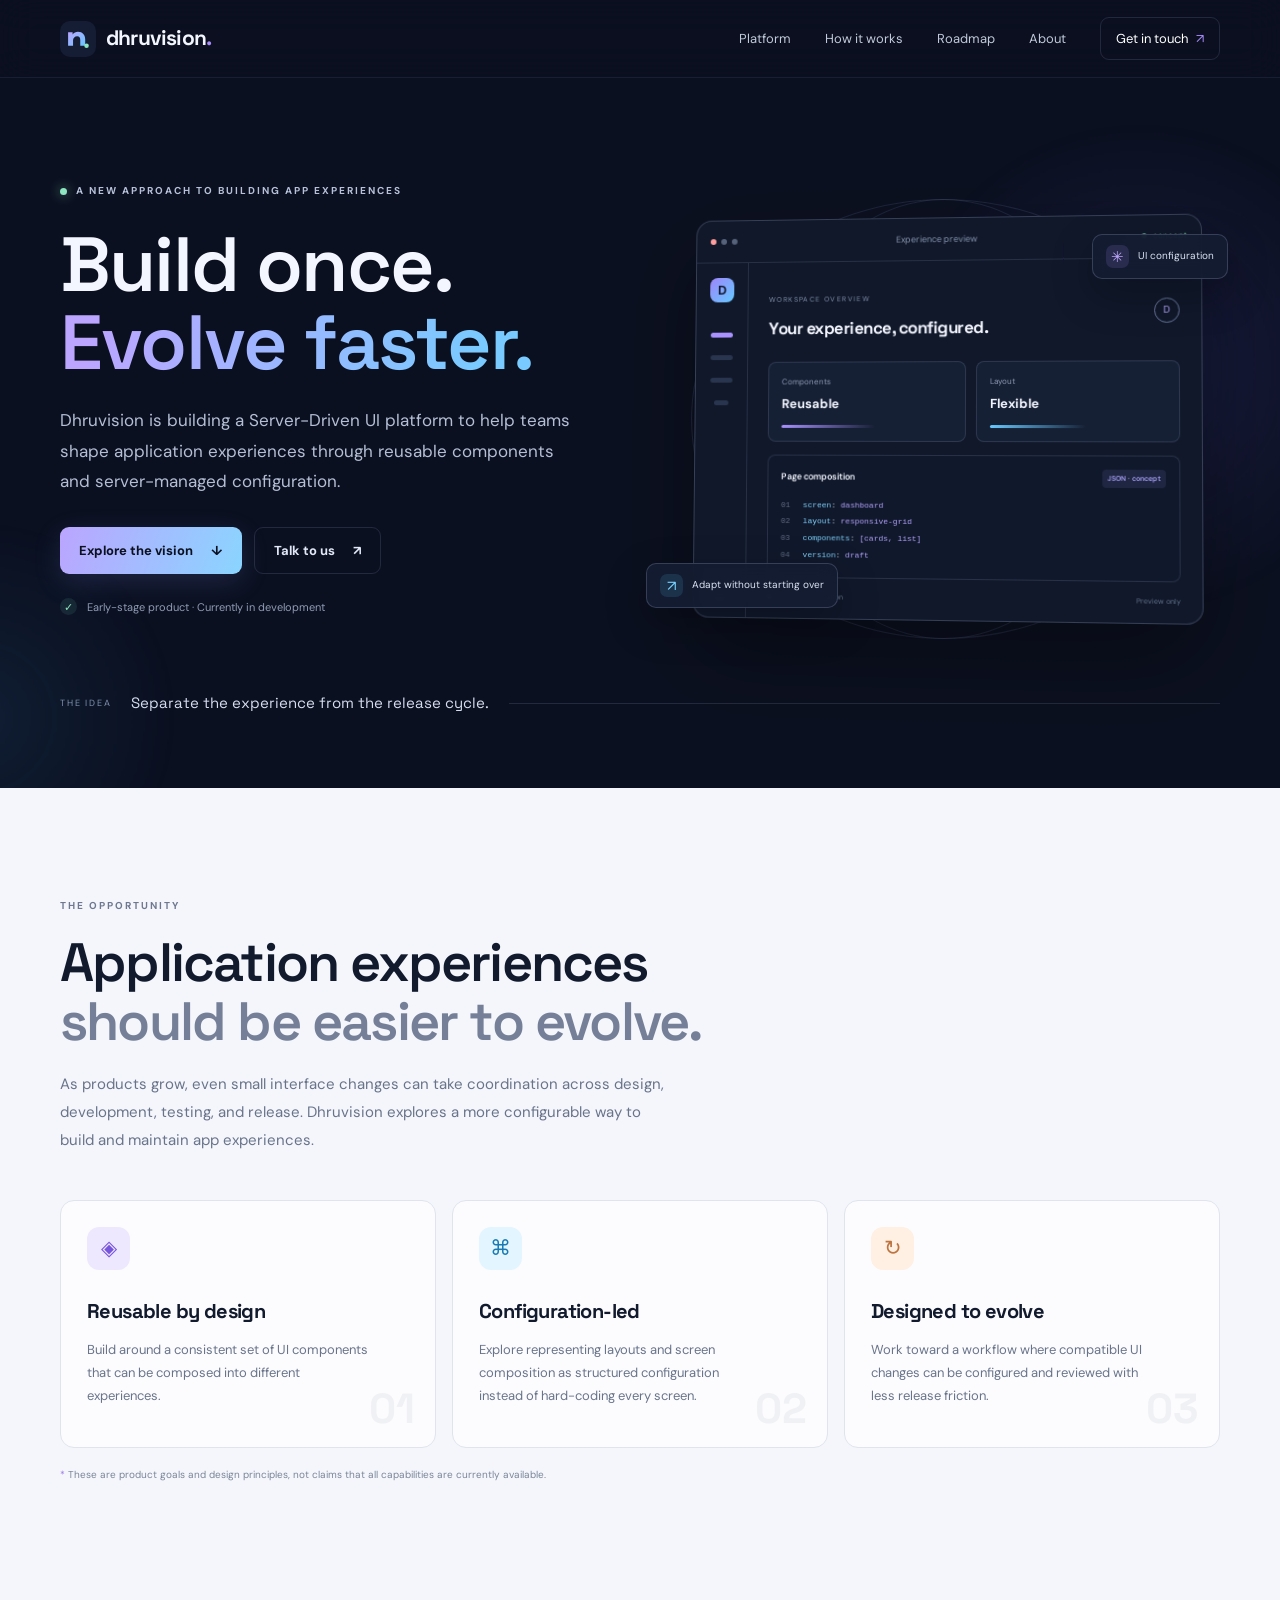
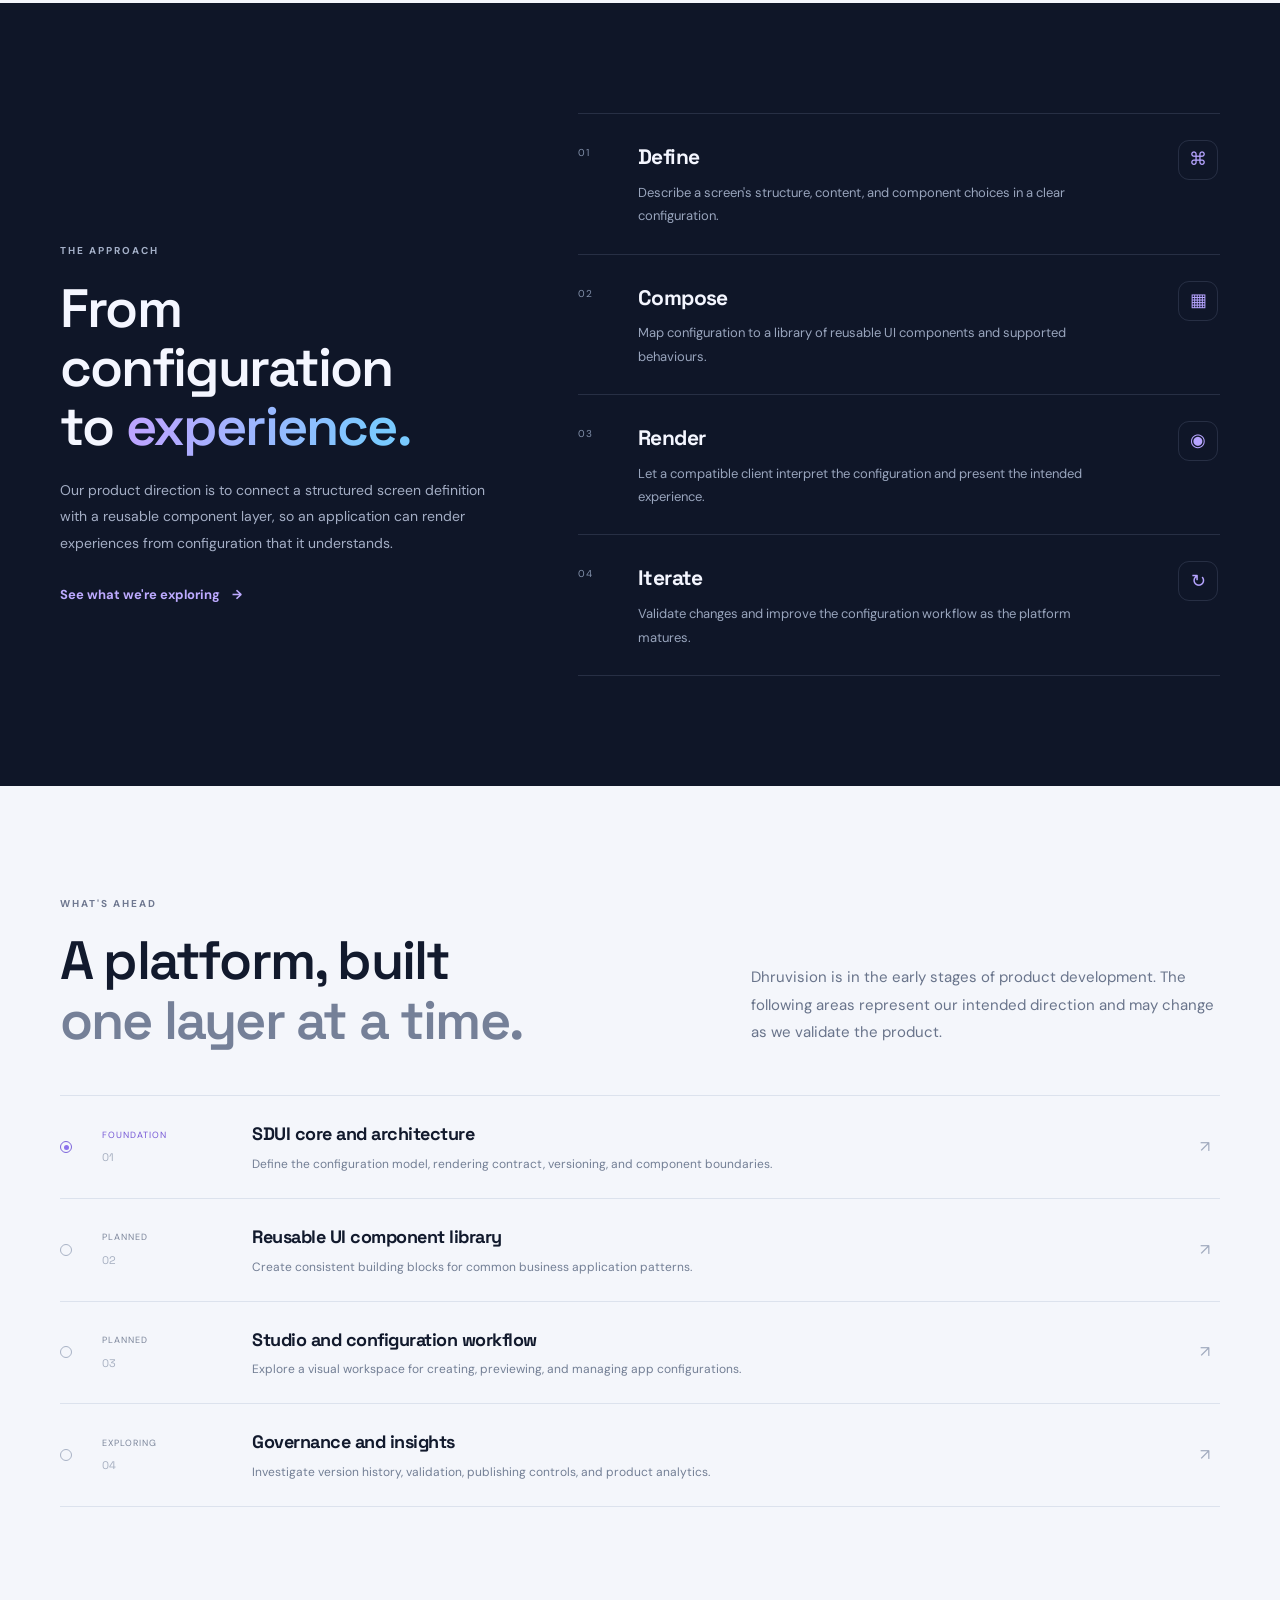
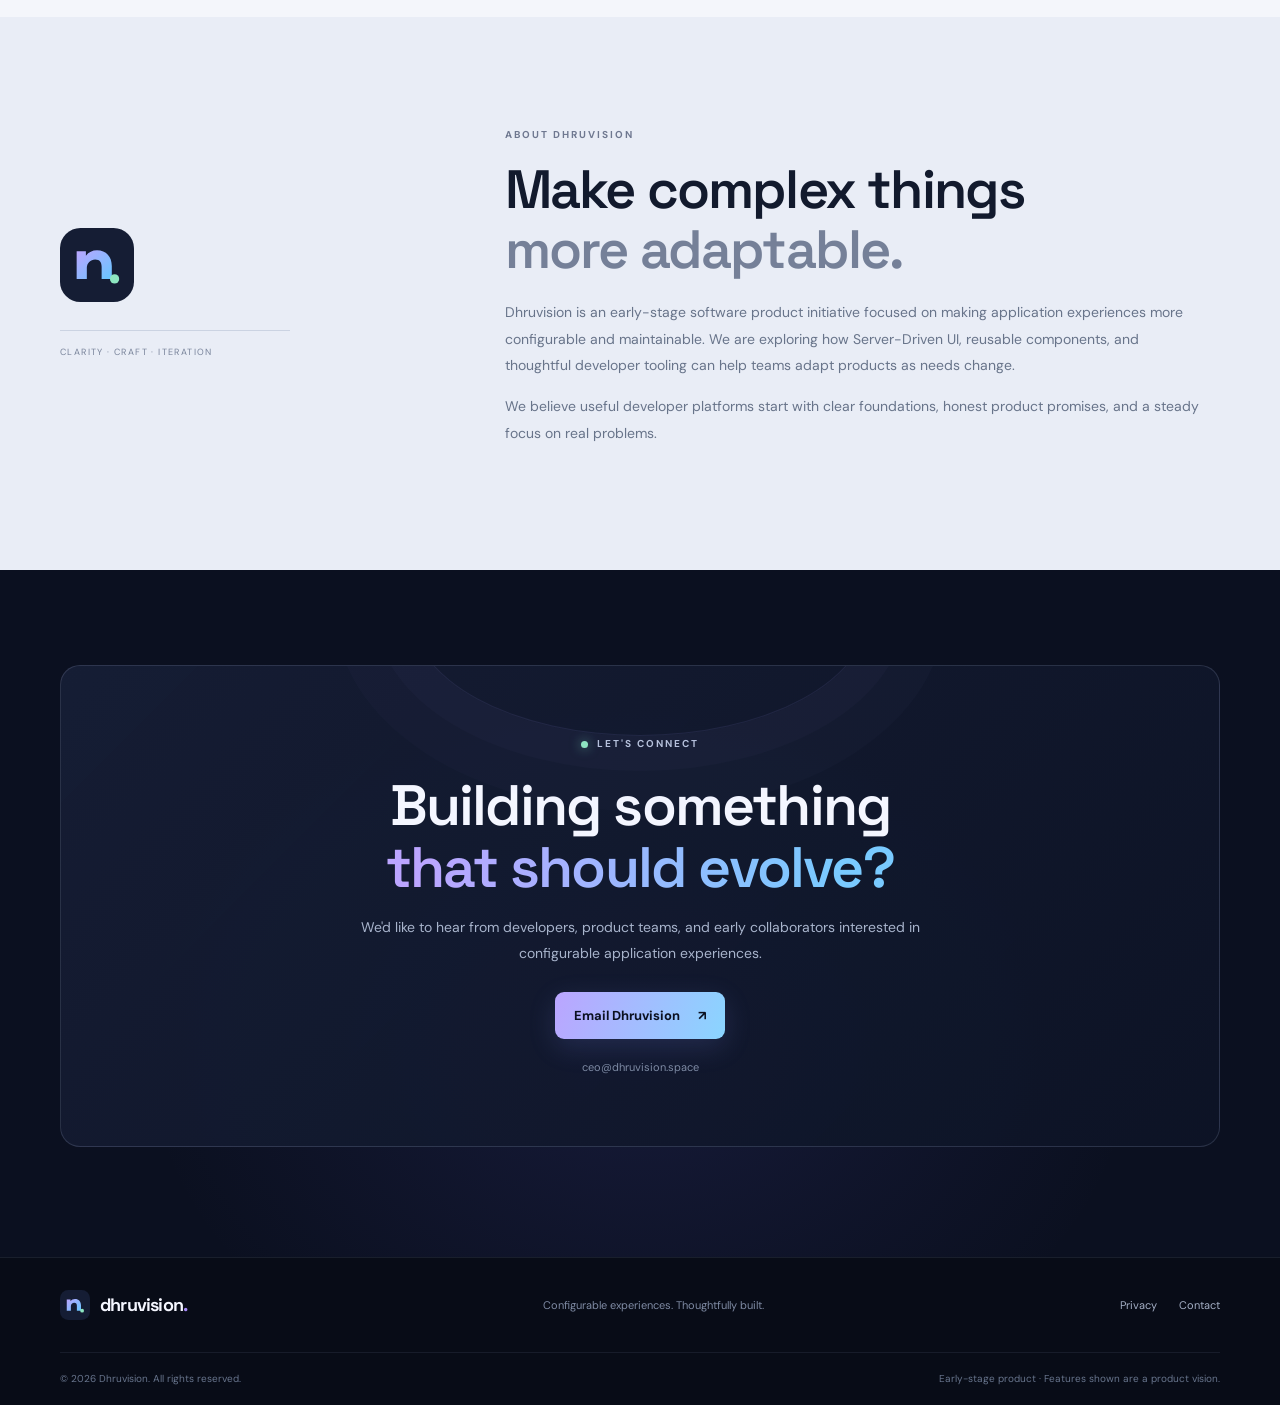
<file: index.html>
<!doctype html>
<html lang="en">
<head>
  <meta charset="utf-8">
  <meta name="viewport" content="width=device-width, initial-scale=1">
  <meta name="theme-color" content="#0b1020">
  <meta name="description" content="Dhruvision is building a Server-Driven UI platform to help teams create and evolve application experiences with reusable components and server-managed configuration.">
  <meta property="og:title" content="Dhruvision — Build once. Evolve faster.">
  <meta property="og:description" content="A Server-Driven UI platform in development for configurable, reusable application experiences.">
  <meta property="og:type" content="website">
  <title>Dhruvision — Build once. Evolve faster.</title>
  <link rel="icon" href="assets/favicon.svg" type="image/svg+xml">
  <link rel="stylesheet" href="styles.css">
  <script src="script.js" defer></script>
</head>
<body>
  <a class="skip-link" href="#main">Skip to content</a>
  <header class="site-header">
    <nav class="nav container" aria-label="Main navigation">
      <a class="brand" href="#top" aria-label="Dhruvision home">
        <img src="assets/logo.svg" alt="" width="36" height="36">
        <span>dhruvision<span class="brand-dot">.</span></span>
      </a>
      <button class="menu-toggle" aria-expanded="false" aria-controls="nav-links" aria-label="Toggle navigation">
        <span></span><span></span>
      </button>
      <div class="nav-links" id="nav-links">
        <a href="#platform">Platform</a>
        <a href="#how-it-works">How it works</a>
        <a href="#roadmap">Roadmap</a>
        <a href="#about">About</a>
        <a class="nav-cta" href="#contact">Get in touch <span aria-hidden="true">↗</span></a>
      </div>
    </nav>
  </header>

  <main id="main">
    <section class="hero section" id="top">
      <div class="hero-glow glow-one"></div><div class="hero-glow glow-two"></div>
      <div class="container hero-grid">
        <div class="hero-copy reveal">
          <div class="eyebrow"><span class="status-dot"></span> A new approach to building app experiences</div>
          <h1>Build once.<br><span class="gradient-text">Evolve faster.</span></h1>
          <p class="hero-lede">Dhruvision is building a Server-Driven UI platform to help teams shape application experiences through reusable components and server-managed configuration.</p>
          <div class="hero-actions">
            <a class="button button-primary" href="#platform">Explore the vision <span aria-hidden="true">↓</span></a>
            <a class="button button-quiet" href="#contact">Talk to us <span aria-hidden="true">↗</span></a>
          </div>
          <div class="hero-note"><span class="tiny-check">✓</span> Early-stage product · Currently in development</div>
        </div>
        <div class="product-visual reveal" aria-label="Illustration of a configurable application interface">
          <div class="visual-orbit orbit-a"></div><div class="visual-orbit orbit-b"></div>
          <div class="floating-chip chip-top"><span class="chip-icon purple">✳</span> UI configuration</div>
          <div class="app-window">
            <div class="window-bar"><div class="window-dots"><i></i><i></i><i></i></div><span>Experience preview</span><span class="window-live"><i></i> concept</span></div>
            <div class="mock-app">
              <aside class="mock-sidebar"><div class="mock-mark">D</div><div class="side-line active"></div><div class="side-line"></div><div class="side-line"></div><div class="side-line short"></div><div class="side-bottom"></div></aside>
              <div class="mock-content">
                <div class="mock-greeting"><div><span class="mock-overline">WORKSPACE OVERVIEW</span><h3>Your experience, configured.</h3></div><div class="mock-avatar">D</div></div>
                <div class="mock-stat-row"><div class="mock-stat"><span>Components</span><b>Reusable</b><i class="stat-line line-purple"></i></div><div class="mock-stat"><span>Layout</span><b>Flexible</b><i class="stat-line line-blue"></i></div></div>
                <div class="mock-panel"><div class="panel-heading"><span>Page composition</span><span class="panel-tag">JSON · concept</span></div><div class="code-line"><i>01</i><span><b>screen</b>: <em>dashboard</em></span></div><div class="code-line"><i>02</i><span><b>layout</b>: <em>responsive-grid</em></span></div><div class="code-line"><i>03</i><span><b>components</b>: <em>[cards, list]</em></span></div><div class="code-line"><i>04</i><span><b>version</b>: <em>draft</em></span></div></div>
                <div class="mock-footer"><span><i></i> Concept illustration</span><span>Preview only</span></div>
              </div>
            </div>
          </div>
          <div class="floating-chip chip-bottom"><span class="chip-icon blue">↗</span> Adapt without starting over</div>
        </div>
      </div>
      <div class="container hero-bottom"><span>THE IDEA</span><p>Separate the experience from the release cycle.</p><div class="hero-bottom-rule"></div></div>
    </section>

    <section class="section problem-section" id="platform">
      <div class="container">
        <div class="section-heading reveal"><div class="eyebrow">THE OPPORTUNITY</div><h2>Application experiences<br><span class="muted-heading">should be easier to evolve.</span></h2><p>As products grow, even small interface changes can take coordination across design, development, testing, and release. Dhruvision explores a more configurable way to build and maintain app experiences.</p></div>
        <div class="feature-grid">
          <article class="feature-card reveal"><div class="feature-icon icon-purple"><span>◈</span></div><h3>Reusable by design</h3><p>Build around a consistent set of UI components that can be composed into different experiences.</p><div class="feature-number">01</div></article>
          <article class="feature-card reveal"><div class="feature-icon icon-blue"><span>⌘</span></div><h3>Configuration-led</h3><p>Explore representing layouts and screen composition as structured configuration instead of hard-coding every screen.</p><div class="feature-number">02</div></article>
          <article class="feature-card reveal"><div class="feature-icon icon-orange"><span>↻</span></div><h3>Designed to evolve</h3><p>Work toward a workflow where compatible UI changes can be configured and reviewed with less release friction.</p><div class="feature-number">03</div></article>
        </div>
        <p class="section-footnote"><span>*</span> These are product goals and design principles, not claims that all capabilities are currently available.</p>
      </div>
    </section>

    <section class="section workflow-section" id="how-it-works">
      <div class="container workflow-grid">
        <div class="workflow-copy reveal"><div class="eyebrow">THE APPROACH</div><h2>From configuration<br>to <span class="gradient-text">experience.</span></h2><p>Our product direction is to connect a structured screen definition with a reusable component layer, so an application can render experiences from configuration that it understands.</p><a class="text-link" href="#roadmap">See what we're exploring <span aria-hidden="true">→</span></a></div>
        <div class="steps reveal">
          <div class="step"><div class="step-index">01</div><div class="step-content"><h3>Define</h3><p>Describe a screen's structure, content, and component choices in a clear configuration.</p></div><div class="step-symbol">⌘</div></div>
          <div class="step"><div class="step-index">02</div><div class="step-content"><h3>Compose</h3><p>Map configuration to a library of reusable UI components and supported behaviours.</p></div><div class="step-symbol">▦</div></div>
          <div class="step"><div class="step-index">03</div><div class="step-content"><h3>Render</h3><p>Let a compatible client interpret the configuration and present the intended experience.</p></div><div class="step-symbol">◉</div></div>
          <div class="step"><div class="step-index">04</div><div class="step-content"><h3>Iterate</h3><p>Validate changes and improve the configuration workflow as the platform matures.</p></div><div class="step-symbol">↻</div></div>
        </div>
      </div>
    </section>

    <section class="section roadmap-section" id="roadmap">
      <div class="container">
        <div class="roadmap-heading reveal"><div><div class="eyebrow">WHAT'S AHEAD</div><h2>A platform, built<br><span class="muted-heading">one layer at a time.</span></h2></div><p>Dhruvision is in the early stages of product development. The following areas represent our intended direction and may change as we validate the product.</p></div>
        <div class="roadmap-list">
          <div class="roadmap-item reveal"><div class="roadmap-marker current"><span></span></div><div class="roadmap-meta"><span class="roadmap-state state-current">Foundation</span><span class="roadmap-num">01</span></div><div class="roadmap-main"><h3>SDUI core and architecture</h3><p>Define the configuration model, rendering contract, versioning, and component boundaries.</p></div><div class="roadmap-arrow">↗</div></div>
          <div class="roadmap-item reveal"><div class="roadmap-marker"><span></span></div><div class="roadmap-meta"><span class="roadmap-state">Planned</span><span class="roadmap-num">02</span></div><div class="roadmap-main"><h3>Reusable UI component library</h3><p>Create consistent building blocks for common business application patterns.</p></div><div class="roadmap-arrow">↗</div></div>
          <div class="roadmap-item reveal"><div class="roadmap-marker"><span></span></div><div class="roadmap-meta"><span class="roadmap-state">Planned</span><span class="roadmap-num">03</span></div><div class="roadmap-main"><h3>Studio and configuration workflow</h3><p>Explore a visual workspace for creating, previewing, and managing app configurations.</p></div><div class="roadmap-arrow">↗</div></div>
          <div class="roadmap-item reveal"><div class="roadmap-marker"><span></span></div><div class="roadmap-meta"><span class="roadmap-state">Exploring</span><span class="roadmap-num">04</span></div><div class="roadmap-main"><h3>Governance and insights</h3><p>Investigate version history, validation, publishing controls, and product analytics.</p></div><div class="roadmap-arrow">↗</div></div>
        </div>
      </div>
    </section>

    <section class="section about-section" id="about">
      <div class="container about-grid">
        <div class="about-mark reveal"><img src="assets/logo.svg" alt="Dhruvision symbol" width="74" height="74"><div class="about-mark-line"></div><span>CLARITY · CRAFT · ITERATION</span></div>
        <div class="about-copy reveal"><div class="eyebrow">ABOUT DHRUVISION</div><h2>Make complex things<br><span class="muted-heading">more adaptable.</span></h2><p>Dhruvision is an early-stage software product initiative focused on making application experiences more configurable and maintainable. We are exploring how Server-Driven UI, reusable components, and thoughtful developer tooling can help teams adapt products as needs change.</p><p>We believe useful developer platforms start with clear foundations, honest product promises, and a steady focus on real problems.</p></div>
      </div>
    </section>

    <section class="section contact-section" id="contact">
      <div class="container contact-card reveal">
        <div class="contact-decoration"></div>
        <div class="eyebrow"><span class="status-dot"></span> LET'S CONNECT</div>
        <h2>Building something<br><span class="gradient-text">that should evolve?</span></h2>
        <p>We'd like to hear from developers, product teams, and early collaborators interested in configurable application experiences.</p>
        <a class="button button-primary" href="mailto:ceo@dhruvision.space?subject=Hello%20Dhruvision">Email Dhruvision <span aria-hidden="true">↗</span></a>
        <div class="contact-email">ceo@dhruvision.space</div>
      </div>
    </section>
  </main>

  <footer class="site-footer">
    <div class="container footer-top"><a class="brand" href="#top"><img src="assets/logo.svg" alt="" width="30" height="30"><span>dhruvision<span class="brand-dot">.</span></span></a><p>Configurable experiences. Thoughtfully built.</p><div class="footer-links"><a href="privacy.html">Privacy</a><a href="mailto:ceo@dhruvision.space">Contact</a></div></div>
    <div class="container footer-bottom"><span>© <span id="year">2026</span> Dhruvision. All rights reserved.</span><span>Early-stage product · Features shown are a product vision.</span></div>
  </footer>
</body>
</html>
</file>
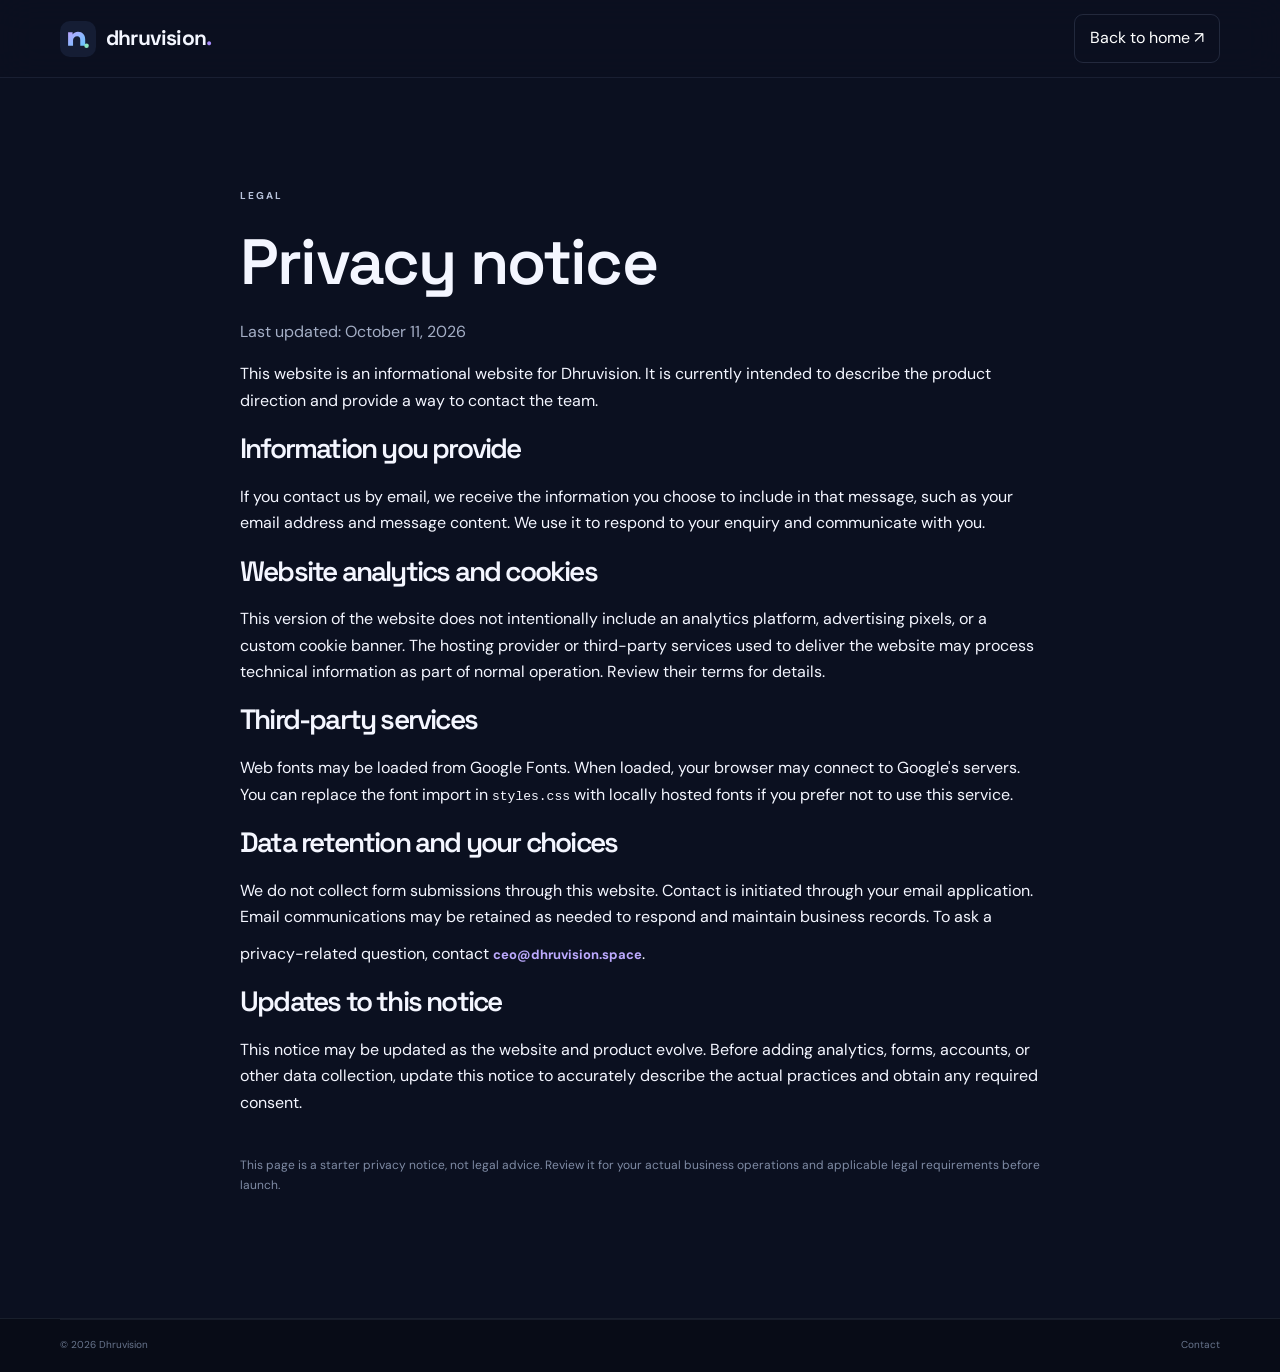
<file: privacy.html>
<!doctype html>
<html lang="en"><head><meta charset="utf-8"><meta name="viewport" content="width=device-width, initial-scale=1"><meta name="theme-color" content="#0b1020"><title>Privacy | Dhruvision</title><link rel="icon" href="assets/favicon.svg" type="image/svg+xml"><link rel="stylesheet" href="styles.css"></head>
<body><header class="site-header"><nav class="nav container"><a class="brand" href="index.html"><img src="assets/logo.svg" alt="" width="36" height="36"><span>dhruvision<span class="brand-dot">.</span></span></a><a class="nav-cta" href="index.html">Back to home ↗</a></nav></header>
<main class="section"><article class="container" style="max-width:800px"><div class="eyebrow">LEGAL</div><h1 style="font-size:clamp(42px,6vw,64px)">Privacy notice</h1><p style="color:#a4aec5">Last updated: October 11, 2026</p><p>This website is an informational website for Dhruvision. It is currently intended to describe the product direction and provide a way to contact the team.</p><h2 style="font-size:28px">Information you provide</h2><p>If you contact us by email, we receive the information you choose to include in that message, such as your email address and message content. We use it to respond to your enquiry and communicate with you.</p><h2 style="font-size:28px">Website analytics and cookies</h2><p>This version of the website does not intentionally include an analytics platform, advertising pixels, or a custom cookie banner. The hosting provider or third-party services used to deliver the website may process technical information as part of normal operation. Review their terms for details.</p><h2 style="font-size:28px">Third-party services</h2><p>Web fonts may be loaded from Google Fonts. When loaded, your browser may connect to Google's servers. You can replace the font import in <code>styles.css</code> with locally hosted fonts if you prefer not to use this service.</p><h2 style="font-size:28px">Data retention and your choices</h2><p>We do not collect form submissions through this website. Contact is initiated through your email application. Email communications may be retained as needed to respond and maintain business records. To ask a privacy-related question, contact <a class="text-link" href="mailto:ceo@dhruvision.space">ceo@dhruvision.space</a>.</p><h2 style="font-size:28px">Updates to this notice</h2><p>This notice may be updated as the website and product evolve. Before adding analytics, forms, accounts, or other data collection, update this notice to accurately describe the actual practices and obtain any required consent.</p><p style="margin-top:40px;color:#7f8ba4;font-size:12px">This page is a starter privacy notice, not legal advice. Review it for your actual business operations and applicable legal requirements before launch.</p></article></main><footer class="site-footer"><div class="container footer-bottom"><span>© 2026 Dhruvision</span><a href="mailto:ceo@dhruvision.space">Contact</a></div></footer></body></html>
</file>
<file: styles.css>
@import url('https://fonts.googleapis.com/css2?family=DM+Sans:wght@400;500;600;700&family=Space+Grotesk:wght@400;500;600;700&display=swap');
:root{--bg:#0b1020;--bg-soft:#10172a;--panel:#121b30;--text:#f4f6ff;--muted:#a4aec5;--line:rgba(175,190,225,.15);--purple:#a78bfa;--blue:#67c6ff;--orange:#ffbd8a;--max:1160px}
*{box-sizing:border-box}html{scroll-behavior:smooth;scroll-padding-top:90px}body{margin:0;background:var(--bg);color:var(--text);font-family:'DM Sans',Arial,sans-serif;line-height:1.65;-webkit-font-smoothing:antialiased}a{color:inherit;text-decoration:none}button{font:inherit}.container{width:min(var(--max),calc(100% - 48px));margin-inline:auto}.section{position:relative;padding:110px 0;overflow:hidden}.site-header{height:78px;position:sticky;top:0;z-index:20;background:rgba(11,16,32,.82);backdrop-filter:blur(18px);border-bottom:1px solid rgba(175,190,225,.09)}.nav{height:100%;display:flex;align-items:center;justify-content:space-between}.brand{display:inline-flex;align-items:center;gap:10px;font-family:'Space Grotesk',sans-serif;font-size:21px;font-weight:700;letter-spacing:-.8px}.brand img{display:block}.brand-dot{color:var(--purple)}.nav-links{display:flex;align-items:center;gap:34px;color:#c2c9da;font-size:13px}.nav-links a:not(.nav-cta):hover,.footer-links a:hover{color:#fff}.nav-cta{padding:10px 15px;border:1px solid var(--line);border-radius:9px;color:#fff}.nav-cta span{color:var(--purple);margin-left:5px}.menu-toggle{display:none;background:none;border:0;color:white}.hero{padding:105px 0 44px;min-height:710px}.hero-grid{display:grid;grid-template-columns:1fr 1fr;gap:55px;align-items:center;position:relative;z-index:1}.hero-copy{padding-bottom:38px}.eyebrow{display:flex;align-items:center;gap:9px;color:#b7c2da;font-size:10px;letter-spacing:2px;font-weight:700;text-transform:uppercase}.status-dot{display:inline-block;width:7px;height:7px;border-radius:50%;background:#8de6c0;box-shadow:0 0 12px rgba(141,230,192,.65)}h1,h2,h3,p{margin-top:0}h1,h2,h3{font-family:'Space Grotesk',sans-serif;letter-spacing:-1.8px}h1{font-size:clamp(52px,6vw,78px);line-height:1.02;margin:25px 0 24px;font-weight:600}h2{font-size:clamp(36px,4.4vw,54px);line-height:1.1;margin:19px 0 20px;font-weight:600}.gradient-text{background:linear-gradient(100deg,#bba5ff 8%,#79caff 88%);-webkit-background-clip:text;background-clip:text;color:transparent}.hero-lede{font-size:17px;line-height:1.8;color:#b4bfd5;max-width:520px}.hero-actions{display:flex;gap:12px;align-items:center;margin-top:30px}.button{display:inline-flex;align-items:center;justify-content:center;gap:18px;min-height:47px;padding:0 19px;border-radius:9px;font-size:13px;font-weight:700;transition:transform .2s,box-shadow .2s,border-color .2s}.button:hover{transform:translateY(-2px)}.button-primary{color:#0b1020;background:linear-gradient(110deg,#bba5ff,#8ad5ff);box-shadow:0 8px 28px rgba(132,151,255,.16)}.button-primary:hover{box-shadow:0 12px 35px rgba(132,151,255,.27)}.button-quiet{border:1px solid var(--line);color:#e2e8f7}.button-quiet:hover{border-color:rgba(187,165,255,.55)}.hero-note{margin-top:24px;color:#8f9bb5;font-size:11px}.tiny-check{display:inline-grid;place-items:center;width:17px;height:17px;border-radius:50%;margin-right:7px;color:#8de6c0;background:rgba(141,230,192,.1)}.hero-glow{position:absolute;pointer-events:none;border-radius:50%;filter:blur(1px)}.glow-one{width:520px;height:520px;right:-120px;top:30px;background:radial-gradient(circle,rgba(95,90,230,.16),transparent 67%)}.glow-two{width:400px;height:400px;left:-220px;bottom:-130px;background:radial-gradient(circle,rgba(56,155,220,.1),transparent 70%)}.product-visual{position:relative;min-height:450px;display:flex;align-items:center;justify-content:center}.app-window{position:relative;width:100%;max-width:510px;border:1px solid rgba(178,193,232,.23);border-radius:16px;overflow:hidden;background:#10182a;box-shadow:0 35px 90px rgba(0,0,0,.38);transform:perspective(1200px) rotateY(-5deg) rotateX(2deg);z-index:2}.window-bar{height:43px;border-bottom:1px solid var(--line);display:flex;align-items:center;justify-content:space-between;padding:0 14px;color:#8895b0;font-size:9px}.window-dots{display:flex;gap:5px}.window-dots i{width:6px;height:6px;border-radius:50%;background:#56617a}.window-dots i:first-child{background:#ff9e9e}.window-live{color:#8de6c0;font-size:8px}.window-live i,.mock-footer i{display:inline-block;width:5px;height:5px;background:#8de6c0;border-radius:50%;margin-right:4px}.mock-app{display:grid;grid-template-columns:54px 1fr;min-height:320px}.mock-sidebar{border-right:1px solid var(--line);padding:15px 12px;display:flex;flex-direction:column;align-items:center;gap:18px}.mock-mark{display:grid;place-items:center;width:25px;height:25px;border-radius:8px;background:linear-gradient(135deg,#9f85fa,#64c9ff);color:#11162b;font-weight:700;font-size:13px;margin-bottom:13px}.side-line{height:5px;width:23px;border-radius:5px;background:#29354e}.side-line.active{background:#a992ff}.side-line.short{width:15px}.side-bottom{margin-top:auto;width:22px;height:22px;border-radius:50%;background:#26314a}.mock-content{padding:22px 21px 16px}.mock-greeting{display:flex;justify-content:space-between;align-items:center;margin-bottom:20px}.mock-overline{font-size:7px;letter-spacing:1.4px;color:#8492ae}.mock-greeting h3{font-size:17px;letter-spacing:-.5px;margin:5px 0 0}.mock-avatar{width:25px;height:25px;display:grid;place-items:center;border:1px solid #65739b;border-radius:50%;font-size:10px;color:#b6a7ff}.mock-stat-row{display:grid;grid-template-columns:1fr 1fr;gap:10px}.mock-stat{position:relative;padding:13px;border:1px solid var(--line);border-radius:8px;background:rgba(27,39,63,.6)}.mock-stat span{display:block;color:#8f9bb5;font-size:8px}.mock-stat b{display:block;font-size:13px;margin:4px 0 11px}.stat-line{display:block;width:55%;height:3px;border-radius:3px}.line-purple{background:linear-gradient(90deg,#a992ff,transparent)}.line-blue{background:linear-gradient(90deg,#69c8ff,transparent)}.mock-panel{margin-top:13px;padding:13px;border:1px solid var(--line);border-radius:8px;background:rgba(17,25,44,.85)}.panel-heading{display:flex;justify-content:space-between;align-items:center;font-size:9px;font-weight:600;margin-bottom:11px}.panel-tag{font-size:7px;color:#a9a0fa;background:rgba(169,160,250,.1);padding:3px 5px;border-radius:4px}.code-line{display:flex;gap:13px;font-family:monospace;font-size:8px;line-height:2.1;color:#c3cde1}.code-line i{font-style:normal;color:#5e6a83}.code-line b{font-weight:400;color:#80d5ff}.code-line em{font-style:normal;color:#b5a4ff}.mock-footer{display:flex;justify-content:space-between;margin-top:13px;color:#687690;font-size:7px}.floating-chip{position:absolute;z-index:3;display:flex;align-items:center;gap:9px;padding:10px 13px;background:rgba(20,29,49,.92);border:1px solid rgba(178,193,232,.22);border-radius:10px;box-shadow:0 15px 40px rgba(0,0,0,.25);font-size:10px;color:#dce4f5;backdrop-filter:blur(10px)}.chip-top{top:40px;right:-8px}.chip-bottom{bottom:36px;left:-22px}.chip-icon{display:grid;place-items:center;width:23px;height:23px;border-radius:7px;font-size:15px}.chip-icon.purple{color:#c1aaff;background:rgba(169,139,250,.15)}.chip-icon.blue{color:#78d3ff;background:rgba(103,198,255,.13)}.visual-orbit{position:absolute;border:1px solid rgba(158,169,231,.13);border-radius:50%;width:440px;height:440px}.orbit-a{transform:scaleX(1.15) rotate(24deg)}.orbit-b{transform:scaleX(.8) rotate(-33deg)}.hero-bottom{display:flex;align-items:center;gap:20px;margin-top:37px;color:#d7def0}.hero-bottom>span{font-size:9px;letter-spacing:1.8px;color:#8290aa}.hero-bottom p{font-family:'Space Grotesk',sans-serif;font-size:15px;margin:0}.hero-bottom-rule{height:1px;background:var(--line);flex:1}.problem-section{background:#f4f6fb;color:#121a2d}.problem-section .eyebrow,.roadmap-section .eyebrow,.about-section .eyebrow{color:#6f7890}.section-heading{max-width:720px}.section-heading h2{margin-top:18px}.muted-heading{color:#758098}.section-heading>p,.roadmap-heading>p{color:#69748b;max-width:610px;font-size:15px;line-height:1.85}.feature-grid{display:grid;grid-template-columns:repeat(3,1fr);gap:16px;margin-top:45px}.feature-card{position:relative;min-height:245px;padding:26px;border:1px solid #dfe4ef;background:rgba(255,255,255,.73);border-radius:14px;overflow:hidden;transition:transform .25s,border-color .25s}.feature-card:hover{transform:translateY(-4px);border-color:#b7b8ef}.feature-icon{display:grid;place-items:center;width:43px;height:43px;border-radius:12px;font-size:21px;margin-bottom:25px}.icon-purple{color:#7856dc;background:#eee8ff}.icon-blue{color:#197bb2;background:#e3f5ff}.icon-orange{color:#bd7440;background:#fff0e3}.feature-card h3{font-size:20px;letter-spacing:-.6px;margin-bottom:10px}.feature-card p{font-size:13px;color:#69748b;line-height:1.8;max-width:285px}.feature-number{position:absolute;right:20px;bottom:3px;font-family:'Space Grotesk',sans-serif;font-size:42px;font-weight:700;color:rgba(97,113,145,.08)}.section-footnote{margin-top:19px;color:#7b8599;font-size:10px}.section-footnote span{color:#9b77e8}.workflow-section{background:#0f1628}.workflow-grid{display:grid;grid-template-columns:.8fr 1.2fr;gap:90px;align-items:start}.workflow-copy{position:sticky;top:130px}.workflow-copy .eyebrow{color:#a4b0c8}.workflow-copy p{font-size:14px;color:#a4aec5;line-height:1.9}.text-link{display:inline-flex;gap:12px;margin-top:13px;font-size:13px;font-weight:700;color:#bdaaff}.text-link span{transition:transform .2s}.text-link:hover span{transform:translateX(4px)}.steps{border-top:1px solid var(--line)}.step{display:grid;grid-template-columns:40px 1fr 42px;gap:20px;align-items:start;padding:26px 0;border-bottom:1px solid var(--line)}.step-index{font-size:10px;letter-spacing:1px;color:#8290aa;padding-top:5px}.step-content h3{font-size:21px;letter-spacing:-.6px;margin-bottom:6px}.step-content p{font-size:13px;color:#99a5bd;line-height:1.8;margin-bottom:0;max-width:450px}.step-symbol{width:40px;height:40px;border:1px solid var(--line);border-radius:11px;display:grid;place-items:center;color:#b6a4ff;font-size:18px}.roadmap-section{background:#f4f6fb;color:#121a2d}.roadmap-heading{display:grid;grid-template-columns:1fr .75fr;gap:65px;align-items:end;margin-bottom:45px}.roadmap-heading h2{margin-bottom:0}.roadmap-heading>p{margin-bottom:3px}.roadmap-list{border-top:1px solid #dce2ed}.roadmap-item{display:grid;grid-template-columns:22px 130px 1fr 20px;gap:20px;align-items:center;padding:23px 0;border-bottom:1px solid #dce2ed}.roadmap-marker{width:12px;height:12px;border:1px solid #a8b2c5;border-radius:50%;display:grid;place-items:center}.roadmap-marker.current{border-color:#7d65db}.roadmap-marker.current span{width:5px;height:5px;background:#8d72ed;border-radius:50%}.roadmap-meta{display:flex;flex-direction:column;gap:6px}.roadmap-state{font-size:9px;text-transform:uppercase;letter-spacing:1px;color:#7b859a}.state-current{color:#7557d5}.roadmap-num{font-family:'Space Grotesk',sans-serif;color:#a6afc0;font-size:11px}.roadmap-main h3{font-size:18px;letter-spacing:-.5px;margin:0 0 5px}.roadmap-main p{font-size:12px;color:#737f95;margin:0;line-height:1.75}.roadmap-arrow{color:#a0aabe}.about-section{background:#e9edf6;color:#121a2d}.about-grid{display:grid;grid-template-columns:.65fr 1.35fr;gap:100px;align-items:center}.about-mark{display:flex;flex-direction:column;align-items:flex-start}.about-mark img{margin-bottom:28px}.about-mark-line{height:1px;width:100%;max-width:230px;background:#cbd3e2;margin-bottom:14px}.about-mark>span{font-size:9px;letter-spacing:1.4px;color:#78839a}.about-copy h2{margin-top:17px}.about-copy p{max-width:700px;color:#68748a;font-size:14px;line-height:1.9}.contact-section{padding:95px 0 110px;background:radial-gradient(ellipse at 50% 70%,rgba(89,88,206,.14),transparent 55%),#0b1020}.contact-card{position:relative;text-align:center;overflow:hidden;border:1px solid rgba(175,190,225,.17);border-radius:20px;padding:70px 24px;background:linear-gradient(135deg,rgba(23,31,55,.88),rgba(13,20,38,.9))}.contact-card .eyebrow{justify-content:center}.contact-card h2{font-size:clamp(37px,5vw,57px);margin:22px 0 15px}.contact-card>p{position:relative;color:#a8b4cc;max-width:560px;margin:0 auto 25px;font-size:14px;line-height:1.85}.contact-card .button{position:relative}.contact-decoration{position:absolute;width:460px;height:250px;border:1px solid rgba(170,158,255,.1);border-radius:50%;left:50%;top:-180px;transform:translateX(-50%);box-shadow:0 0 0 35px rgba(170,158,255,.025),0 0 0 75px rgba(170,158,255,.02)}.contact-email{margin-top:19px;color:#7f8ba4;font-size:11px}.site-footer{background:#080c17;border-top:1px solid rgba(175,190,225,.1)}.footer-top{min-height:94px;display:flex;align-items:center;justify-content:space-between;gap:20px}.footer-top .brand{font-size:18px}.footer-top p{margin:0;color:#7f8ba4;font-size:11px}.footer-links{display:flex;gap:22px;color:#a5b0c6;font-size:11px}.footer-bottom{border-top:1px solid rgba(175,190,225,.09);min-height:53px;display:flex;align-items:center;justify-content:space-between;gap:15px;color:#68758d;font-size:10px}.skip-link{position:absolute;left:-9999px;top:8px;background:#fff;color:#111;padding:8px 12px;z-index:50}.skip-link:focus{left:8px}.reveal{opacity:0;transform:translateY(16px);transition:opacity .7s ease,transform .7s ease}.reveal.is-visible{opacity:1;transform:translateY(0)}
@media(prefers-reduced-motion:reduce){html{scroll-behavior:auto}.reveal{opacity:1;transform:none;transition:none}*,*::before,*::after{animation:none!important;transition:none!important}}
@media(max-width:900px){.section{padding:85px 0}.hero{padding-top:75px}.hero-grid{grid-template-columns:1fr;gap:25px}.hero-copy{padding-bottom:0;max-width:700px}.product-visual{min-height:420px;max-width:600px;width:100%;margin:0 auto}.hero-bottom{margin-top:18px}.workflow-grid{gap:45px;grid-template-columns:.85fr 1.15fr}.roadmap-heading{gap:30px}.about-grid{gap:55px}.nav-links{gap:20px}}
@media(max-width:680px){.container{width:min(100% - 36px,var(--max))}.site-header{height:68px}.brand{font-size:19px}.menu-toggle{display:flex;flex-direction:column;gap:5px;padding:10px;cursor:pointer}.menu-toggle span{width:21px;height:2px;background:#e5eaff;border-radius:2px}.nav-links{display:none;position:absolute;left:0;right:0;top:68px;padding:20px 24px 25px;background:#0d1425;border-bottom:1px solid var(--line);flex-direction:column;align-items:stretch;gap:18px}.nav-links.open{display:flex}.nav-cta{text-align:center}.hero{padding:66px 0 35px;min-height:auto}.hero-grid{gap:18px}h1{font-size:clamp(49px,13vw,68px);margin-top:21px}.hero-lede{font-size:15px}.hero-actions{align-items:stretch;flex-wrap:wrap}.button{min-height:45px}.product-visual{min-height:340px;transform:scale(.97);margin:-3px auto -5px}.app-window{transform:none}.mock-app{min-height:275px;grid-template-columns:42px 1fr}.mock-sidebar{padding:13px 8px;gap:14px}.mock-content{padding:16px 12px 12px}.mock-greeting h3{font-size:13px}.mock-stat{padding:9px}.mock-stat b{font-size:11px}.mock-panel{padding:9px}.floating-chip{font-size:8px;padding:7px 9px}.chip-top{right:-1px;top:15px}.chip-bottom{left:-1px;bottom:10px}.visual-orbit{width:310px;height:310px}.hero-bottom{gap:10px}.hero-bottom p{font-size:12px}.hero-bottom>span{font-size:8px}.section{padding:72px 0}.section-heading h2,.roadmap-heading h2{font-size:37px}.section-heading>p{font-size:14px}.feature-grid{grid-template-columns:1fr;gap:12px;margin-top:30px}.feature-card{min-height:205px;padding:22px}.feature-icon{margin-bottom:18px}.workflow-grid{grid-template-columns:1fr;gap:35px}.workflow-copy{position:static}.workflow-copy h2{font-size:40px}.step{grid-template-columns:26px 1fr 35px;gap:12px;padding:22px 0}.step-content h3{font-size:19px}.step-symbol{width:34px;height:34px}.roadmap-heading{grid-template-columns:1fr;gap:15px;margin-bottom:28px}.roadmap-heading>p{font-size:13px}.roadmap-item{grid-template-columns:14px 1fr 18px;gap:13px;padding:19px 0}.roadmap-meta{grid-column:2;grid-row:1;flex-direction:row;align-items:center;justify-content:space-between}.roadmap-main{grid-column:2;grid-row:2}.roadmap-arrow{grid-column:3;grid-row:1}.roadmap-main h3{font-size:16px}.roadmap-main p{font-size:12px}.about-grid{grid-template-columns:1fr;gap:35px}.about-mark img{width:58px;height:58px;margin-bottom:17px}.about-mark-line{max-width:170px}.about-copy h2{font-size:39px}.contact-section{padding:65px 0 75px}.contact-card{padding:58px 19px}.contact-card h2{font-size:39px}.contact-card>p{font-size:13px}.footer-top{padding:22px 0;align-items:flex-start;flex-wrap:wrap}.footer-top p{order:3;flex-basis:100%}.footer-bottom{padding:15px 0;align-items:flex-start;flex-direction:column;gap:5px}.footer-bottom span{line-height:1.7}}
</file>
